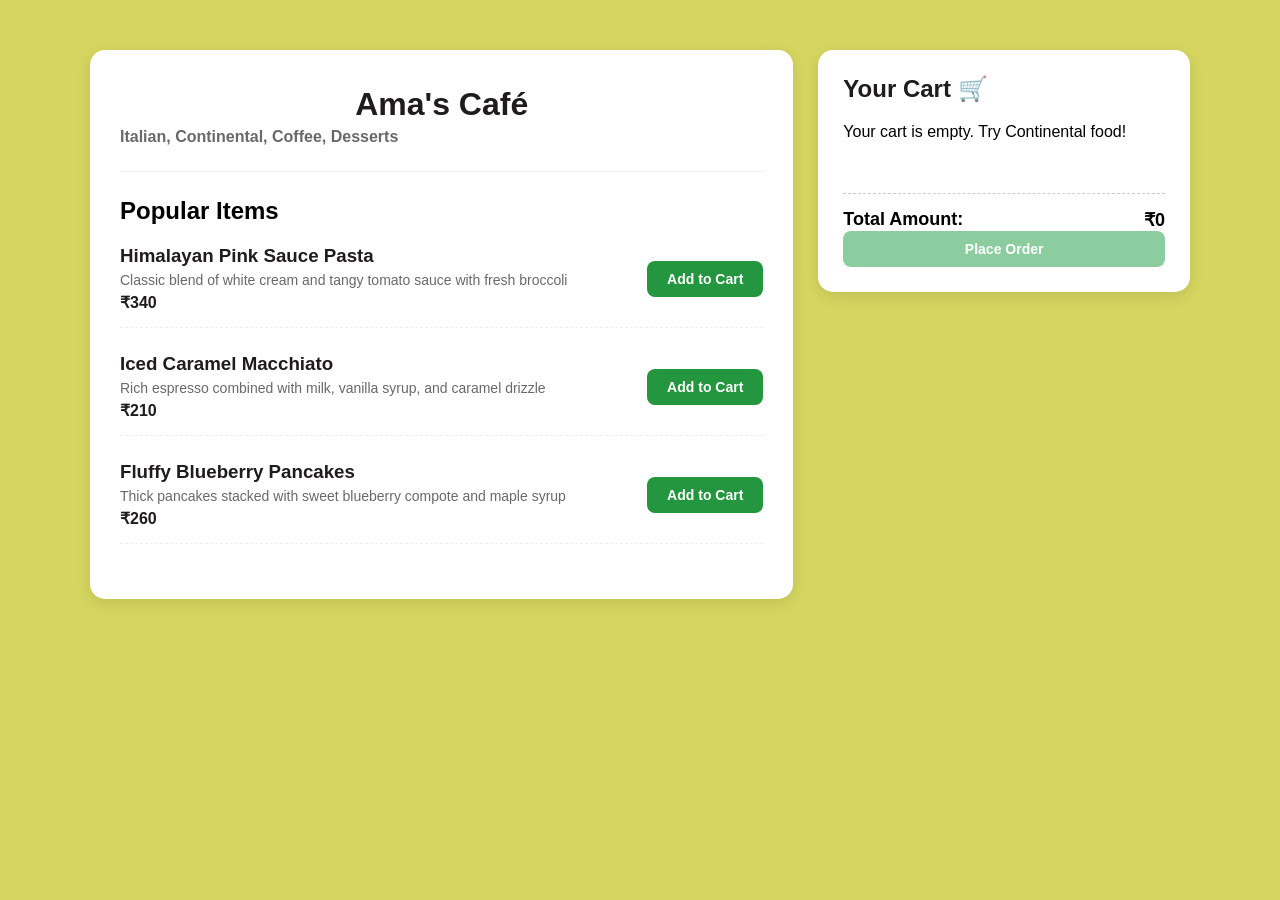
<file: ama.html>
<!DOCTYPE html>
<html lang="en">
<head>
    <meta charset="UTF-8">
    <meta name="viewport" content="width=device-width, initial-scale=1.0">
    <title>Ama's Café Menu - Foodie</title>
    <link rel="stylesheet" href="style.css">
    <style>
        body {
            background-color: rgb(213, 213, 96);
            font-family: Arial, sans-serif;
            margin: 0;
            padding: 20px;
        }
        .cart-item-row { 
            display: none; 
            justify-content: space-between; 
            align-items: center; 
            margin-bottom: 15px; 
        }
        .qty-btn { 
            background-color: #f8f9fa; 
            border: 1px solid #d1d1d1; 
            color: #24963f; 
            font-weight: bold; 
            padding: 2px 8px; 
            cursor: pointer; 
            border-radius: 4px; 
            font-size: 14px; 
        }
        .qty-btn:hover { 
            background-color: #24963f; 
            color: white; 
            border-color: #24963f; 
        }
    </style>
</head>
<body>
    <div style="display: flex; max-width: 1100px; margin: 30px auto; gap: 25px; align-items: flex-start;">
        
        <!-- LEFT: MENU BLOCK -->
        <div style="flex: 2; background: white; padding: 30px; border-radius: 15px; box-shadow: 0 4px 15px rgba(0,0,0,0.1);">
            <h1 style="color: #1e1c1c; margin-bottom: 5px; font-size: 32px;">Ama's Café</h1>
            <p style="color: #696969; margin-top: 0; font-weight: bold;">Italian, Continental, Coffee, Desserts</p>
            <hr style="border: 0; border-top: 1px solid #eee; margin: 25px 0;">
            
            <h2>Popular Items</h2>
            
            <!-- Item 1 -->
            <div style="display: flex; justify-content: space-between; align-items: center; margin-bottom: 25px; padding-bottom: 15px; border-bottom: 1px dashed #eee;">
                <div>
                    <h3 style="margin: 0 0 5px 0; color: #1e1c1c;">Himalayan Pink Sauce Pasta</h3>
                    <p style="margin: 0; color: #696969; font-size: 14px;">Classic blend of white cream and tangy tomato sauce with fresh broccoli</p>
                    <span style="font-weight: bold; color: #1e1c1c; display: block; margin-top: 5px;">₹340</span>
                </div>
                <button onclick="manageCart(1, 1, 340)" class="menu-order-btn" style="border: none; cursor: pointer;">Add to Cart</button>
            </div>
            
            <!-- Item 2 -->
            <div style="display: flex; justify-content: space-between; align-items: center; margin-bottom: 25px; padding-bottom: 15px; border-bottom: 1px dashed #eee;">
                <div>
                    <h3 style="margin: 0 0 5px 0; color: #1e1c1c;">Iced Caramel Macchiato</h3>
                    <p style="margin: 0; color: #696969; font-size: 14px;">Rich espresso combined with milk, vanilla syrup, and caramel drizzle</p>
                    <span style="font-weight: bold; color: #1e1c1c; display: block; margin-top: 5px;">₹210</span>
                </div>
                <button onclick="manageCart(2, 1, 210)" class="menu-order-btn" style="border: none; cursor: pointer;">Add to Cart</button>
            </div>

            <!-- Item 3 -->
            <div style="display: flex; justify-content: space-between; align-items: center; margin-bottom: 25px; padding-bottom: 15px; border-bottom: 1px dashed #eee;">
                <div>
                    <h3 style="margin: 0 0 5px 0; color: #1e1c1c;">Fluffy Blueberry Pancakes</h3>
                    <p style="margin: 0; color: #696969; font-size: 14px;">Thick pancakes stacked with sweet blueberry compote and maple syrup</p>
                    <span style="font-weight: bold; color: #1e1c1c; display: block; margin-top: 5px;">₹260</span>
                </div>
                <button onclick="manageCart(3, 1, 260)" class="menu-order-btn" style="border: none; cursor: pointer;">Add to Cart</button>
            </div>
        </div>
        
        <!-- RIGHT: CART BLOCK -->
        <div style="flex: 1; background: white; padding: 25px; border-radius: 15px; box-shadow: 0 4px 15px rgba(0,0,0,0.1); position: sticky; top: 20px;">
            <h2 style="margin-top: 0; color: #1e1c1c;">Your Cart 🛒</h2>
            <div style="margin: 20px 0; min-height: 50px;">
                <p id="empty-msg">Your cart is empty. Try Continental food!</p>
                
                <!-- Cart Row 1 -->
                <div id="item-row-1" class="cart-item-row">
                    <div style="flex: 1.5;">Pink Sauce Pasta</div>
                    <div style="display: flex; gap: 8px;"><button onclick="manageCart(1, -1, 340)" class="qty-btn">-</button><span id="qty-1">0</span><button onclick="manageCart(1, 1, 340)" class="qty-btn">+</button></div>
                    <div style="flex: 1; text-align: right; font-weight: bold;">₹<span id="price-1">0</span></div>
                </div>
                
                <!-- Cart Row 2 -->
                <div id="item-row-2" class="cart-item-row">
                    <div style="flex: 1.5;">Caramel Macchiato</div>
                    <div style="display: flex; gap: 8px;"><button onclick="manageCart(2, -1, 210)" class="qty-btn">-</button><span id="qty-2">0</span><button onclick="manageCart(2, 1, 210)" class="qty-btn">+</button></div>
                    <div style="flex: 1; text-align: right; font-weight: bold;">₹<span id="price-2">0</span></div>
                </div>

                <!-- Cart Row 3 -->
                <div id="item-row-3" class="cart-item-row">
                    <div style="flex: 1.5;">Blueberry Pancakes</div>
                    <div style="display: flex; gap: 8px;"><button onclick="manageCart(3, -1, 260)" class="qty-btn">-</button><span id="qty-3">0</span><button onclick="manageCart(3, 1, 260)" class="qty-btn">+</button></div>
                    <div style="flex: 1; text-align: right; font-weight: bold;">₹<span id="price-3">0</span></div>
                </div>
            </div>
            
            <hr style="border: 0; border-top: 1px dashed #ccc; margin: 15px 0;">
            <div style="display: flex; justify-content: space-between; font-weight: bold; font-size: 18px;">
                <span>Total Amount:</span><span>₹<span id="grand-total">0</span></span>
            </div>
            <button onclick="window.location.href='auth.html'" id="checkout-btn" class="menu-order-btn" style="width: 100%; border: none; background-color: #8ccda0; cursor: not-allowed;" disabled>Place Order</button>
        </div>
    </div>

    <!-- DYNAMIC JAVASCRIPT CORE -->
    <script>
        function manageCart(id, change, rate) {
            const qtySpan = document.getElementById('qty-' + id);
            const priceSpan = document.getElementById('price-' + id);
            const rowDiv = document.getElementById('item-row-' + id);
            
            let currentQty = parseInt(qtySpan.innerText) + change;
            if (currentQty < 0) currentQty = 0;
            
            qtySpan.innerText = currentQty;
            priceSpan.innerText = currentQty * rate;
            rowDiv.style.display = currentQty > 0 ? "flex" : "none";
            
            updateBillSummary();
        }

        function updateBillSummary() {
            const p1 = parseInt(document.getElementById('price-1').innerText) || 0;
            const p2 = parseInt(document.getElementById('price-2').innerText) || 0;
            const p3 = parseInt(document.getElementById('price-3').innerText) || 0;
            
            const grandTotal = p1 + p2 + p3;
            document.getElementById('grand-total').innerText = grandTotal;
            document.getElementById('empty-msg').style.display = grandTotal > 0 ? "none" : "block";
            
            const btn = document.getElementById('checkout-btn');
            btn.disabled = grandTotal === 0;
            btn.style.backgroundColor = grandTotal > 0 ? "#24963f" : "#8ccda0";
            btn.style.cursor = grandTotal > 0 ? "pointer" : "not-allowed";
        }
    </script>
</body>
</html>
</file>
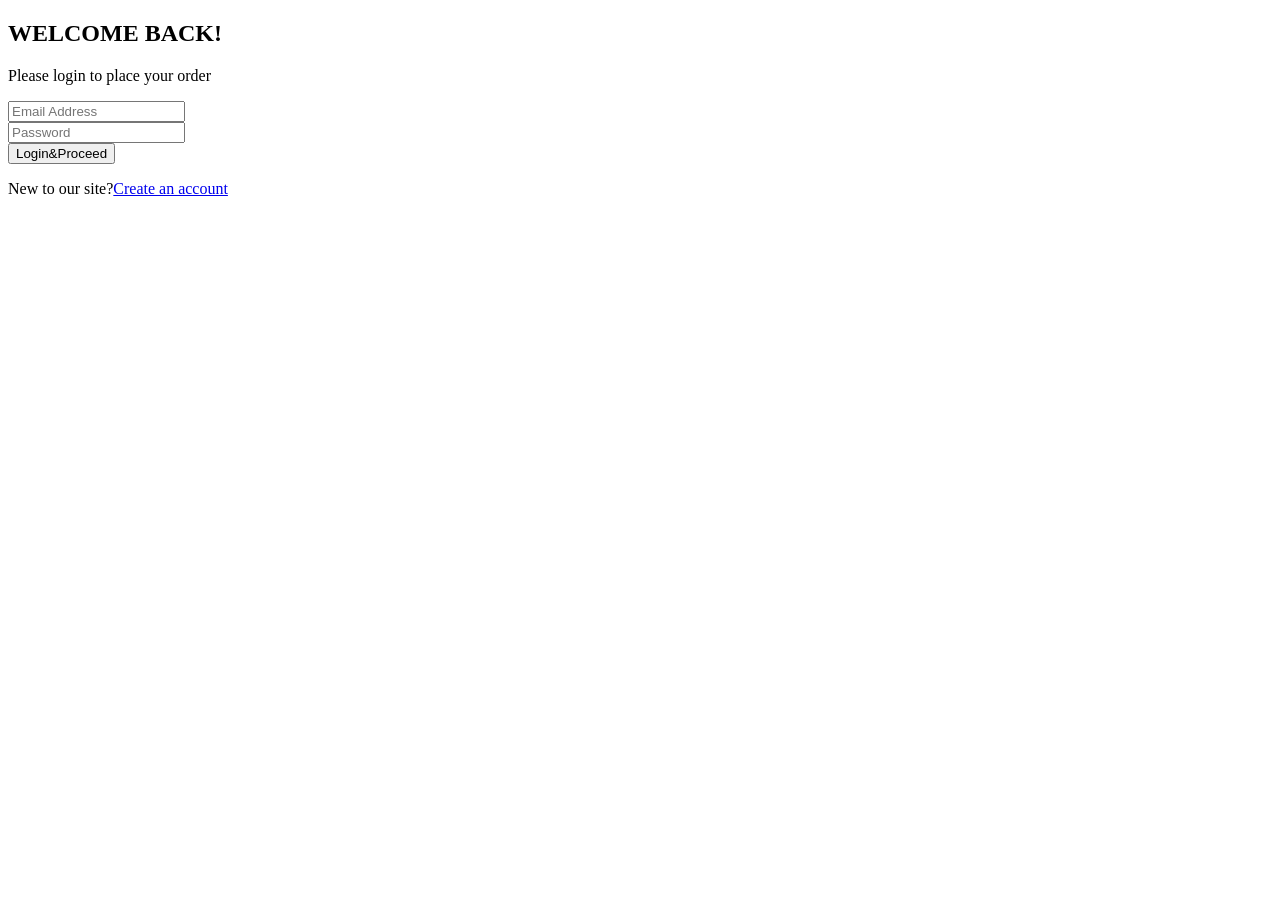
<file: auth.html>
<!DOCTYPE html>
<html lang="en">
<head>
    <meta charset="UTF-8">
    <meta name="viewport" content="width=device-width, initial-scale=1.0">
    <title>Document</title>
</head>
<body class="auth-body">
    <div class="auth-container">
        <!--login form-->
        <div id="login-form" class="auth-box">
            <h2>WELCOME BACK!</h2>
            <p>Please login to place your order</p>
            <form action="one.html"> <!--login ke baad cart pr bhjega-->
                <div class="input-group">
                    <input type="email" placeholder="Email Address" required>
                </div>
                <div class="input-group">
                    <input type="password" placeholder="Password" required>
                </div>
                <button type="submit" class="auth-btn">Login&Proceed</button>
            </form>
            <p class="switch-text">New to our site?<a href="#" onclick="toggleAuth()">Create an account</a></p>
        </div>

    <!---Register form- -->
    <div class="auth-box style-hidden" id="register-form">
        <h2>Create Account</h2>
        <p>Sign up to start ordering your favorite meals</p>
        <form action="one.html"> <!--register ke baad cart pr bhjega-->
            <div class="input-group">
                <input type="text" placeholder="Full Name" required>
            </div>
            <div class="input-group">
                <input type="email" placeholder="Email Address" required>
            </div>
            <div class="input-group">
                <input type="password" placeholder="Password" required>
            </div>
            <button type="submit" class="auth-btn">Register&Proceed</button>
        </form>
        <p class="switch-text">Already have an account?<a href="#" onclick="toggleAuth()">Login here</a></p>
    </div>
</div>
<script>
        function toggleAuth() {
            var login = document.getElementById('login-form');
            var register = document.getElementById('register-form');
            if(login.style.display === 'none') {
                login.style.display = 'block';
                register.style.display = 'none';
            } else {
                login.style.display = 'none';
                register.style.display = 'block';
            }
        }
        document.getElementById('register-form').style.display = 'none';
</script>
    
</body>
</html>
</file>
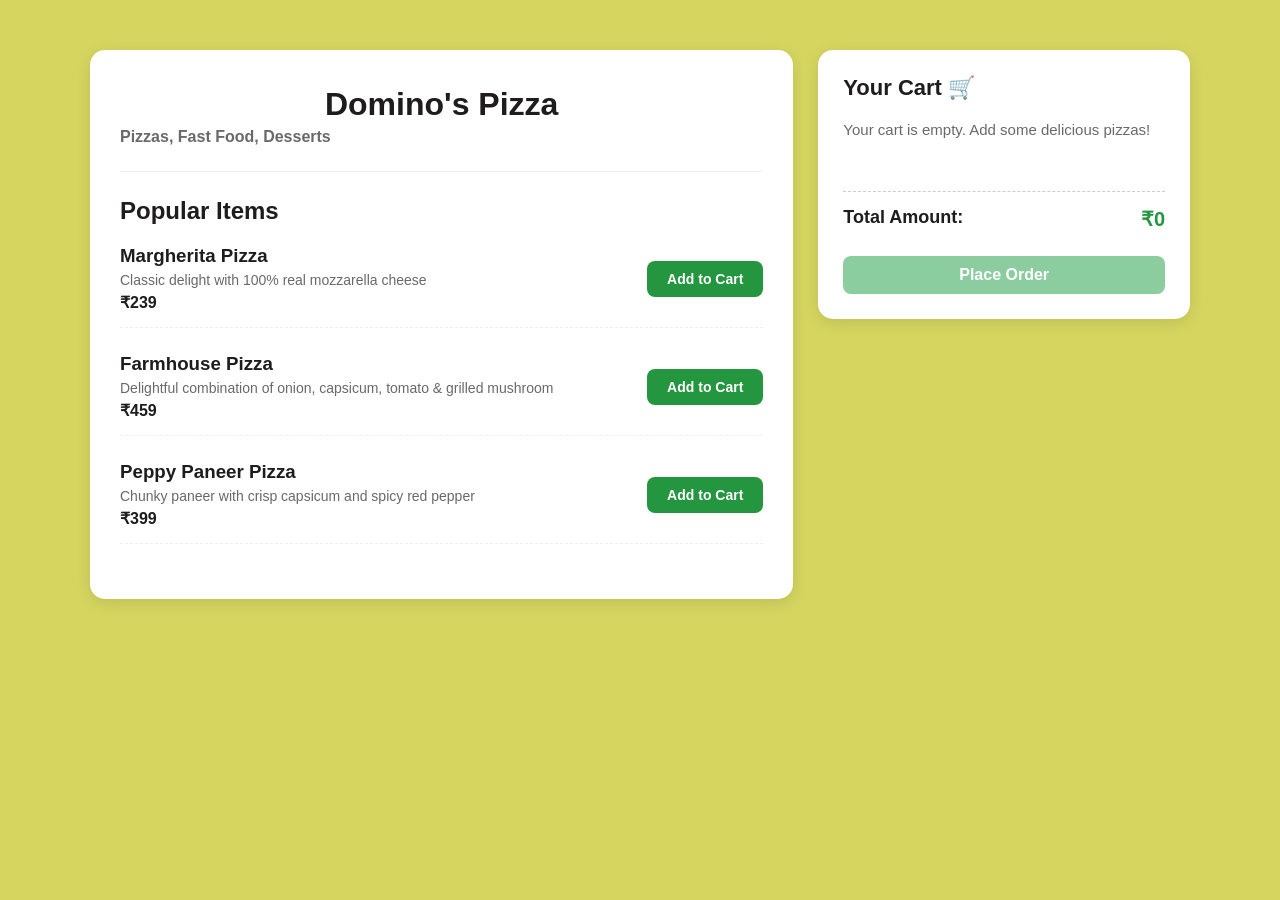
<file: dominos.html>
<!DOCTYPE html>
<html lang="en">
<head>
    <meta charset="UTF-8">
    <meta name="viewport" content="width=device-width, initial-scale=1.0">
    <title>Domino's Pizza Menu - Foodie</title>
    <link rel="stylesheet" href="style.css">
    <style>
        /* Cart counter controls */
        .cart-item-row {
            display: none; /* Shuru me hidden rahegi jab tak qty 0 se upar na ho */
            justify-content: space-between;
            align-items: center;
            margin-bottom: 15px;
        }
        .qty-btn {
            background-color: #f8f9fa;
            border: 1px solid #d1d1d1;
            color: #24963f;
            font-weight: bold;
            padding: 2px 8px;
            cursor: pointer;
            border-radius: 4px;
            font-size: 14px;
            transition: all 0.2s;
        }
        .qty-btn:hover {
            background-color: #24963f;
            color: white;
            border-color: #24963f;
        }
    </style>
</head>
<body style="background-color: rgb(213, 213, 96); font-family: Arial, sans-serif; margin: 0; padding: 20px;">

    <!-- Main Layout Content Box -->
    <div style="display: flex; max-width: 1100px; margin: 30px auto; gap: 25px; align-items: flex-start;">
        
        <!-- ================= LEFT SIDE: MENU BOX ================= -->
        <div style="flex: 2; background: white; padding: 30px; border-radius: 15px; box-shadow: 0 4px 15px rgba(0,0,0,0.1);">
            <h1 style="color: #1e1c1c; margin-bottom: 5px; font-size: 32px;">Domino's Pizza</h1>
            <p style="color: #696969; margin-top: 0; font-weight: bold;">Pizzas, Fast Food, Desserts</p>
            <hr style="border: 0; border-top: 1px solid #eee; margin: 25px 0;">

            <h2 style="color: #1e1c1c; margin-bottom: 20px;">Popular Items</h2>

            <!-- Item 1 -->
            <div style="display: flex; justify-content: space-between; align-items: center; margin-bottom: 25px; padding-bottom: 15px; border-bottom: 1px dashed #eee;">
                <div>
                    <h3 style="margin: 0 0 5px 0; color: #1e1c1c;">Margherita Pizza</h3>
                    <p style="margin: 0; color: #696969; font-size: 14px;">Classic delight with 100% real mozzarella cheese</p>
                    <span style="font-weight: bold; color: #1e1c1c; display: block; margin-top: 5px;">₹239</span>
                </div>
                <button onclick="manageCart(1, 1, 239)" class="menu-order-btn" style="border: none; cursor: pointer;">Add to Cart</button>
            </div>

            <!-- Item 2 -->
            <div style="display: flex; justify-content: space-between; align-items: center; margin-bottom: 25px; padding-bottom: 15px; border-bottom: 1px dashed #eee;">
                <div>
                    <h3 style="margin: 0 0 5px 0; color: #1e1c1c;">Farmhouse Pizza</h3>
                    <p style="margin: 0; color: #696969; font-size: 14px;">Delightful combination of onion, capsicum, tomato & grilled mushroom</p>
                    <span style="font-weight: bold; color: #1e1c1c; display: block; margin-top: 5px;">₹459</span>
                </div>
                <button onclick="manageCart(2, 1, 459)" class="menu-order-btn" style="border: none; cursor: pointer;">Add to Cart</button>
            </div>

            <!-- Item 3 -->
            <div style="display: flex; justify-content: space-between; align-items: center; margin-bottom: 25px; padding-bottom: 15px; border-bottom: 1px dashed #eee;">
                <div>
                    <h3 style="margin: 0 0 5px 0; color: #1e1c1c;">Peppy Paneer Pizza</h3>
                    <p style="margin: 0; color: #696969; font-size: 14px;">Chunky paneer with crisp capsicum and spicy red pepper</p>
                    <span style="font-weight: bold; color: #1e1c1c; display: block; margin-top: 5px;">₹399</span>
                </div>
                <button onclick="manageCart(3, 1, 399)" class="menu-order-btn" style="border: none; cursor: pointer;">Add to Cart</button>
            </div>
        </div>

        <!-- ================= RIGHT SIDE: LIVE CART ================= -->
        <div style="flex: 1; background: white; padding: 25px; border-radius: 15px; box-shadow: 0 4px 15px rgba(0,0,0,0.1); position: sticky; top: 20px;">
            <h2 style="margin-top: 0; color: #1e1c1c; display: flex; align-items: center; gap: 8px; font-size: 22px;">
                Your Cart 🛒
            </h2>
            
            <div style="margin: 20px 0; min-height: 50px;">
                <!-- Empty Message -->
                <p id="empty-msg" style="color: #696969; font-size: 15px; margin: 0; display: block;">Your cart is empty. Add some delicious pizzas!</p>
                
                <!-- Static Card Item 1 -->
                <div id="item-row-1" class="cart-item-row">
                    <div style="flex: 1.5; font-weight: 500;">Margherita Pizza</div>
                    <div style="flex: 1; display: flex; align-items: center; gap: 8px; justify-content: center;">
                        <button onclick="manageCart(1, -1, 239)" class="qty-btn">-</button>
                        <span id="qty-1" style="font-weight: bold;">0</span>
                        <button onclick="manageCart(1, 1, 239)" class="qty-btn">+</button>
                    </div>
                    <div style="flex: 1; text-align: right; font-weight: bold;">₹<span id="price-1">0</span></div>
                </div>

                <!-- Static Card Item 2 -->
                <div id="item-row-2" class="cart-item-row">
                    <div style="flex: 1.5; font-weight: 500;">Farmhouse Pizza</div>
                    <div style="flex: 1; display: flex; align-items: center; gap: 8px; justify-content: center;">
                        <button onclick="manageCart(2, -1, 459)" class="qty-btn">-</button>
                        <span id="qty-2" style="font-weight: bold;">0</span>
                        <button onclick="manageCart(2, 1, 459)" class="qty-btn">+</button>
                    </div>
                    <div style="flex: 1; text-align: right; font-weight: bold;">₹<span id="price-2">0</span></div>
                </div>

                <!-- Static Card Item 3 -->
                <div id="item-row-3" class="cart-item-row">
                    <div style="flex: 1.5; font-weight: 500;">Peppy Paneer</div>
                    <div style="flex: 1; display: flex; align-items: center; gap: 8px; justify-content: center;">
                        <button onclick="manageCart(3, -1, 399)" class="qty-btn">-</button>
                        <span id="qty-3" style="font-weight: bold;">0</span>
                        <button onclick="manageCart(3, 1, 399)" class="qty-btn">+</button>
                    </div>
                    <div style="flex: 1; text-align: right; font-weight: bold;">₹<span id="price-3">0</span></div>
                </div>
            </div>

            <hr style="border: 0; border-top: 1px dashed #ccc; margin: 15px 0;">
            
            <!-- Grand Total Display -->
            <div style="display: flex; justify-content: space-between; font-weight: bold; font-size: 18px; color: #1e1c1c; margin-bottom: 25px;">
                <span>Total Amount:</span>
                <span style="color: #24963f; font-size: 20px;">₹<span id="grand-total">0</span></span>
            </div>
            
            <!-- Place Order Link Button -->
            <button onclick="window.location.href='auth.html'" id="checkout-btn" class="menu-order-btn" style="width: 100%; border: none; font-size: 16px; background-color: #8ccda0; cursor: not-allowed;" disabled>
                Place Order
            </button>
        </div>

    </div>

    <!-- ================= JAVASCRIPT DOM LOGIC ================= -->
    <script>
        function manageCart(id, change, rate) {
            const qtySpan = document.getElementById('qty-' + id);
            const priceSpan = document.getElementById('price-' + id);
            const rowDiv = document.getElementById('item-row-' + id);
            
            let currentQty = parseInt(qtySpan.innerText);
            currentQty += change;

            if (currentQty < 0) currentQty = 0;

            // Updating structural HTML elements directly
            qtySpan.innerText = currentQty;
            priceSpan.innerText = currentQty * rate;

            // Toggle element rows visibility
            if (currentQty > 0) {
                rowDiv.style.display = "flex";
            } else {
                rowDiv.style.display = "none";
            }

            updateBillSummary();
        }

        function updateBillSummary() {
            const pr1 = parseInt(document.getElementById('price-1').innerText);
            const pr2 = parseInt(document.getElementById('price-2').innerText);
            const pr3 = parseInt(document.getElementById('price-3').innerText);
            
            const grandTotal = pr1 + pr2 + pr3;
            document.getElementById('grand-total').innerText = grandTotal;
            
            const emptyLabel = document.getElementById('empty-msg');
            const placeOrderBtn = document.getElementById('checkout-btn');

            if (grandTotal > 0) {
                emptyLabel.style.display = "none";
                placeOrderBtn.disabled = false;
                placeOrderBtn.style.backgroundColor = "#24963f";
                placeOrderBtn.style.cursor = "pointer";
            } else {
                emptyLabel.style.display = "block";
                placeOrderBtn.disabled = true;
                placeOrderBtn.style.backgroundColor = "#8ccda0";
                placeOrderBtn.style.cursor = "not-allowed";
            }
        }
    </script>
</body>
</html>
</file>
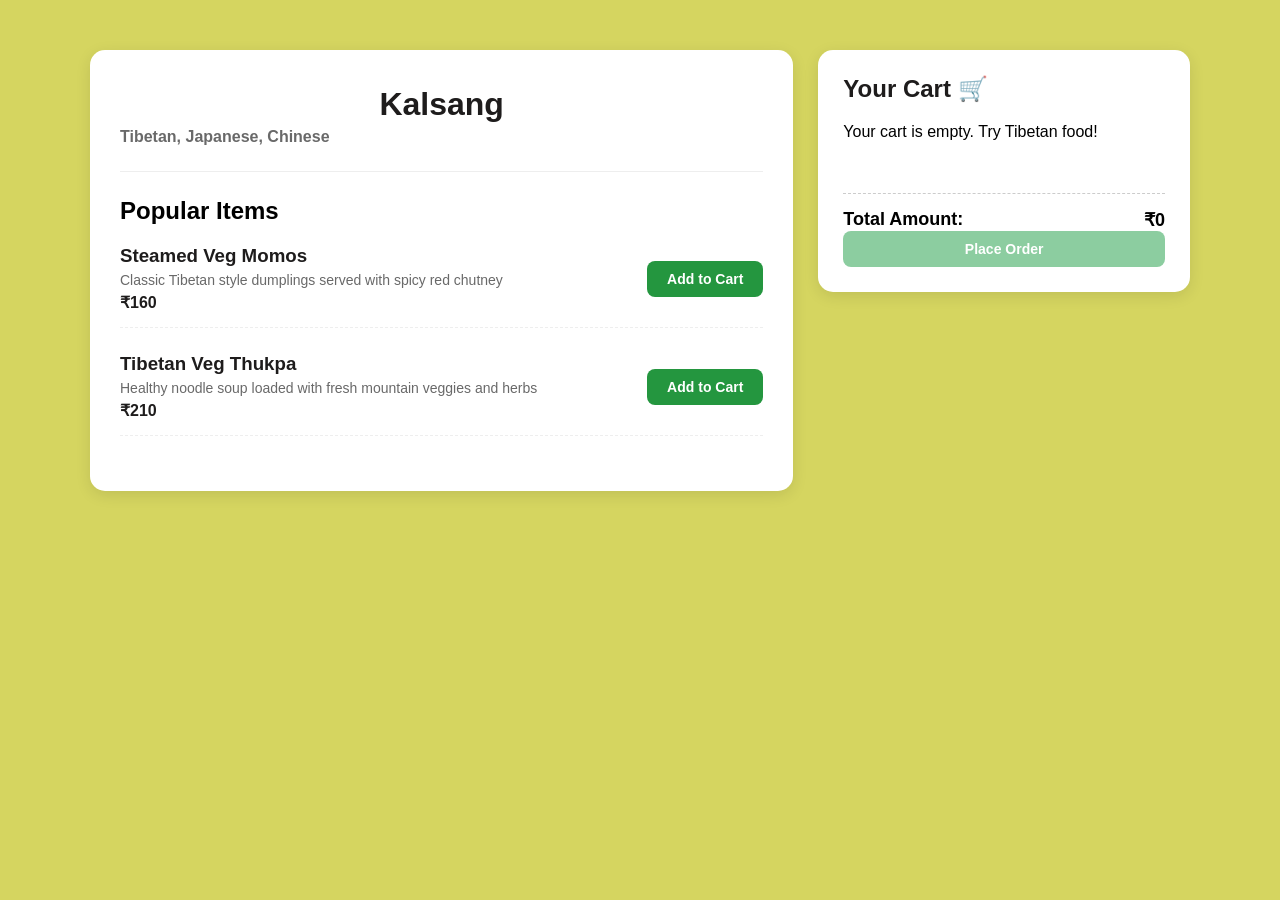
<file: kalsang.html>
<!DOCTYPE html>
<html lang="en">
<head>
    <meta charset="UTF-8">
    <meta name="viewport" content="width=device-width, initial-scale=1.0">
    <title>Kalsang Menu - Foodie</title>
    <link rel="stylesheet" href="style.css">
    <style>
        .cart-item-row { display: none; justify-content: space-between; align-items: center; margin-bottom: 15px; }
        .qty-btn { background-color: #f8f9fa; border: 1px solid #d1d1d1; color: #24963f; font-weight: bold; padding: 2px 8px; cursor: pointer; border-radius: 4px; font-size: 14px; }
        .qty-btn:hover { background-color: #24963f; color: white; border-color: #24963f; }
    </style>
</head>
<body style="background-color: rgb(213, 213, 96); font-family: Arial, sans-serif; margin: 0; padding: 20px;">
    <div style="display: flex; max-width: 1100px; margin: 30px auto; gap: 25px; align-items: flex-start;">
        <div style="flex: 2; background: white; padding: 30px; border-radius: 15px; box-shadow: 0 4px 15px rgba(0,0,0,0.1);">
            <h1 style="color: #1e1c1c; margin-bottom: 5px; font-size: 32px;">Kalsang</h1>
            <p style="color: #696969; margin-top: 0; font-weight: bold;">Tibetan, Japanese, Chinese</p>
            <hr style="border: 0; border-top: 1px solid #eee; margin: 25px 0;">
            <h2>Popular Items</h2>
            <div style="display: flex; justify-content: space-between; align-items: center; margin-bottom: 25px; padding-bottom: 15px; border-bottom: 1px dashed #eee;">
                <div>
                    <h3 style="margin: 0 0 5px 0; color: #1e1c1c;">Steamed Veg Momos</h3>
                    <p style="margin: 0; color: #696969; font-size: 14px;">Classic Tibetan style dumplings served with spicy red chutney</p>
                    <span style="font-weight: bold; color: #1e1c1c; display: block; margin-top: 5px;">₹160</span>
                </div>
                <button onclick="manageCart(1, 1, 160)" class="menu-order-btn" style="border: none; cursor: pointer;">Add to Cart</button>
            </div>
            <div style="display: flex; justify-content: space-between; align-items: center; margin-bottom: 25px; padding-bottom: 15px; border-bottom: 1px dashed #eee;">
                <div>
                    <h3 style="margin: 0 0 5px 0; color: #1e1c1c;">Tibetan Veg Thukpa</h3>
                    <p style="margin: 0; color: #696969; font-size: 14px;">Healthy noodle soup loaded with fresh mountain veggies and herbs</p>
                    <span style="font-weight: bold; color: #1e1c1c; display: block; margin-top: 5px;">₹210</span>
                </div>
                <button onclick="manageCart(2, 1, 210)" class="menu-order-btn" style="border: none; cursor: pointer;">Add to Cart</button>
            </div>
        </div>
        <div style="flex: 1; background: white; padding: 25px; border-radius: 15px; box-shadow: 0 4px 15px rgba(0,0,0,0.1); position: sticky; top: 20px;">
            <h2 style="margin-top: 0; color: #1e1c1c;">Your Cart 🛒</h2>
            <div style="margin: 20px 0; min-height: 50px;">
                <p id="empty-msg">Your cart is empty. Try Tibetan food!</p>
                <div id="item-row-1" class="cart-item-row">
                    <div style="flex: 1.5;">Veg Momos</div>
                    <div style="display: flex; gap: 8px;"><button onclick="manageCart(1, -1, 160)" class="qty-btn">-</button><span id="qty-1">0</span><button onclick="manageCart(1, 1, 160)" class="qty-btn">+</button></div>
                    <div style="flex: 1; text-align: right; font-weight: bold;">₹<span id="price-1">0</span></div>
                </div>
                <div id="item-row-2" class="cart-item-row">
                    <div style="flex: 1.5;">Veg Thukpa</div>
                    <div style="display: flex; gap: 8px;"><button onclick="manageCart(2, -1, 210)" class="qty-btn">-</button><span id="qty-2">0</span><button onclick="manageCart(2, 1, 210)" class="qty-btn">+</button></div>
                    <div style="flex: 1; text-align: right; font-weight: bold;">₹<span id="price-2">0</span></div>
                </div>
            </div>
            <hr style="border: 0; border-top: 1px dashed #ccc; margin: 15px 0;">
            <div style="display: flex; justify-content: space-between; font-weight: bold; font-size: 18px;">
                <span>Total Amount:</span><span>₹<span id="grand-total">0</span></span>
            </div>
            <button onclick="window.location.href='auth.html'" id="checkout-btn" class="menu-order-btn" style="width: 100%; border: none; background-color: #8ccda0; cursor: not-allowed;" disabled>Place Order</button>
        </div>
    </div>
    <script>
        function manageCart(id, change, rate) {
            const qtySpan = document.getElementById('qty-' + id);
            const priceSpan = document.getElementById('price-' + id);
            const rowDiv = document.getElementById('item-row-' + id);
            let currentQty = parseInt(qtySpan.innerText) + change;
            if (currentQty < 0) currentQty = 0;
            qtySpan.innerText = currentQty;
            priceSpan.innerText = currentQty * rate;
            rowDiv.style.display = currentQty > 0 ? "flex" : "none";
            updateBillSummary();
        }
        function updateBillSummary() {
            const grandTotal = parseInt(document.getElementById('price-1').innerText) + parseInt(document.getElementById('price-2').innerText);
            document.getElementById('grand-total').innerText = grandTotal;
            document.getElementById('empty-msg').style.display = grandTotal > 0 ? "none" : "block";
            const btn = document.getElementById('checkout-btn');
            btn.disabled = grandTotal === 0;
            btn.style.backgroundColor = grandTotal > 0 ? "#24963f" : "#8ccda0";
            btn.style.cursor = grandTotal > 0 ? "pointer" : "not-allowed";
        }
    </script>
</body>
</html>
</file>
<file: style.css>
h1{
    color: #1e1c1c;
    font-size: 3.5em;
    text-align: center;
    margin-top: 1%;
}
.subtitle{
    color: #1e1c1c;
    font-size: 3em;
    text-align: center;
    margin-top: 1%;
}
body{
    background-color: rgb(253, 228, 0);
}
.food-container1{
    display: flex;
    flex-direction: row;
    align-items: center;
    justify-content: flex-start;
    color: #da7e33;
    font-size: 1.5em;
    padding: 5%;

}
.food-container2{
    display: flex;
    flex-direction: row;
    align-items: center;
    justify-content: flex-start;
    color: #e97f28;
    font-size: 1.5em;
    padding: 5%;
}
.about{
    color: #1e1c1c;
    font-size: 2em;
    text-align: center;
    margin-top: 2em;
}
/* Container ko center karne ke liye */
.search-container {
    display: flex;
    justify-content: center;
    align-items: center;
    margin-top: 30px; /* Text se thoda gap rakhne ke liye */
    margin-bottom: 50px;
}

/* Input box ki styling */
.search-input {
    width: 450px;
    padding: 15px 20px;
    font-size: 16px;
    border: 1px solid #ccc;
    border-radius: 8px 0 0 8px; /* Left side se rounder corners */
    outline: none;
    box-shadow: 0px 4px 6px rgba(0, 0, 0, 0.05);
}

/* Button ki styling */
.search-btn {
    padding: 15px 25px;
    font-size: 16px;
    background-color: #1e1c1c; /* Tumhari heading waala dark color */
    color: white;
    border: none;
    border-radius: 0 8px 8px 0; /* Right side se rounder corners */
    cursor: pointer;
    transition: background 0.3s ease;
}

/* Hover karne par button ka effect */
.search-btn:hover {
    background-color: #444;
}
/* Section Title styling */
.section-title {
    font-family: sans-serif;
    color: #1e1c1c;
    margin-left: 10%;
    margin-top: 40px;
    margin-bottom: 20px;
}
/* 1. Main Parent Grid Container */
.cards-container {
    display: grid !important;
    grid-template-columns: repeat(3, 300px) !important; /* Strict 3 columns side-by-side */
    justify-content: center !important; /* Horizontally ekdum center align */
    gap: 30px !important; /* Cards ke beech ka equal gap */
    max-width: 1050px !important;
    margin: 40px auto !important; /* Screen par center rakhne ke liye */
    padding: 0 20px !important;
    justify-items: center !important;
}

/* 2. Anchor Tags inside container */
.cards-container a {
    display: block !important;
    text-decoration: none !important;
    color: inherit !important;
    width: 100% !important;
}

/* 3. Individual Restaurant Card Styling */
.res-card {
    width: 100% !important;
    background-color: white !important;
    border-radius: 15px !important;
    overflow: hidden !important;
    box-shadow: 0 4px 10px rgba(0,0,0,0.1) !important;
    transition: transform 0.2s ease, box-shadow 0.2s ease !important;
    cursor: pointer !important;
}

/* Hover Effect */
.res-card:hover {
    transform: translateY(-5px) !important;
    box-shadow: 0 8px 20px rgba(0,0,0,0.15) !important;
}

/* 4. Card Image Size Fix */
.res-img {
    width: 100% !important;
    height: 180px !important;
    object-fit: cover !important;
    display: block !important;
}
/* Menu Page ke Order Now buttons */
.menu-order-btn {
    background-color: #24963f; /* Zomato Green Color */
    color: white;
    text-decoration: none;
    padding: 10px 20px;
    border-radius: 8px;
    font-weight: bold;
    font-size: 14px;
    transition: background 0.2s;
}

.menu-order-btn:hover {
    background-color: #1c7531;
}

/* ================= HERO SECTION VISUAL STYLING ================= */
.hero-section {
    position: relative;
    width: 100%;
    height: 80vh; 
    background-image: url('https://images.unsplash.com/photo-1504674900247-0877df9cc836?w=1600&auto=format&fit=crop&q=80'); 
    background-size: cover;
    background-position: center;
    display: flex;
    justify-content: center;
    align-items: center;
    text-align: center;
    color: white;
}

/* Grayish-Black translucent overlay layer */
.hero-overlay {
    position: absolute;
    top: 0;
    left: 0;
    width: 100%;
    height: 100%;
    background-color: rgba(0, 0, 0, 0.55); 
    z-index: 1;
}

.hero-content {
    position: relative;
    z-index: 2;
    max-width: 800px;
    padding: 0 20px;
}

.hero-content h1 {
    font-size: 46px;
    font-weight: 800;
    margin-bottom: 20px;
    font-family: Arial, sans-serif;
    text-shadow: 2px 2px 4px rgba(0,0,0,0.4);
}

.hero-content p {
    font-size: 19px;
    margin-bottom: 35px;
    opacity: 0.95;
    line-height: 1.6;
}

/* Corporate Premium Button */
.hero-btn {
    display: inline-block;
    background-color: #e44d26; 
    color: white;
    text-decoration: none;
    padding: 14px 32px;
    font-size: 17px;
    font-weight: bold;
    border-radius: 30px;
    transition: all 0.3s ease;
    box-shadow: 0 4px 15px rgba(228, 77, 38, 0.4);
}

.hero-btn:hover {
    background-color: #c83b18;
    transform: translateY(-3px); 
    box-shadow: 0 6px 20px rgba(228, 77, 38, 0.6);
}

/* Global document layout fix for animation stability */
html {
    scroll-behavior: smooth;
}/* Smooth Navigation Scrolling */
html {
    scroll-behavior: smooth;
}

/* Premium Popping CTA button */
.hero-btn {
    display: inline-block;
    background-color: #e44d26;
    color: white !important;
    text-decoration: none;
    padding: 16px 36px;
    font-size: 18px;
    font-weight: bold;
    border-radius: 30px;
    transition: all 0.3s cubic-bezier(0.25, 0.8, 0.25, 1);
    box-shadow: 0 4px 15px rgba(228, 77, 38, 0.4);
}

.hero-btn:hover {
    background-color: #c83b18;
    transform: translateY(-4px);
    box-shadow: 0 8px 25px rgba(228, 77, 38, 0.6);
}

.feature-card {
    transition: transform 0.3s ease;
}
.feature-card:hover {
    transform: translateY(-5px); /* Chote icons box par floating effect */
}
</file>
